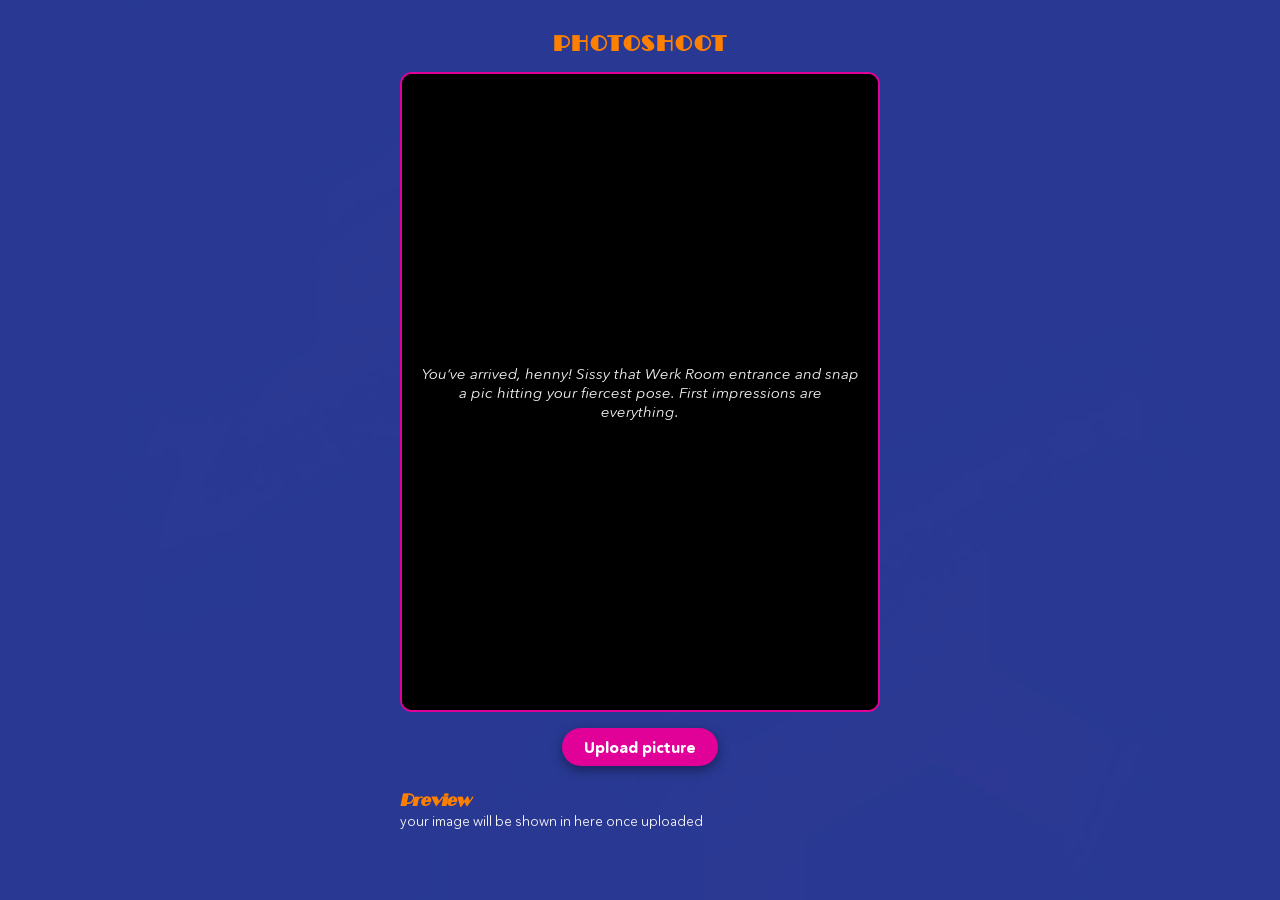
<file: part1/loadpic/index.html>
<!DOCTYPE html>
<html lang="es">
<head>
  <meta charset="UTF-8" />
  <meta name="viewport" content="width=device-width, initial-scale=1.0" />
  <title>Photo challenge</title>

  <!-- CSS principal -->
  <link rel="stylesheet" href="assets/css/style.css">
</head>
<body>
  <div class="app-container">
    <h1>Photoshoot</h1>

    <!-- Contenedor donde se verá la imagen subida -->
    <div class="upload-wrapper">
      <div class="upload-placeholder" id="uploadPlaceholder">
        <p>You’ve arrived, henny! Sissy that Werk Room entrance and snap a pic hitting your fiercest pose. First impressions are everything.</p>
      </div>
      <canvas id="photoCanvas"></canvas>
    </div>

    <!-- Controles -->
    <div class="controls">
      <button id="uploadPhotoBtn">Upload picture</button>
      <!-- input oculto para abrir el prompt de archivos -->
      <input
        type="file"
        id="photoInput"
        accept="image/*"
        style="display: none;"
      />
    </div>

    <div class="preview">
      <h2>Preview</h2>
      <p class="preview-hint">
        your image will be shown in here once uploaded
      </p>
    </div>

    <div id="errorMsg" class="error-message"></div>
  </div>

  <!-- JS principal -->
  <script src="assets/js/app.js"></script>
</body>
</html>
</file>
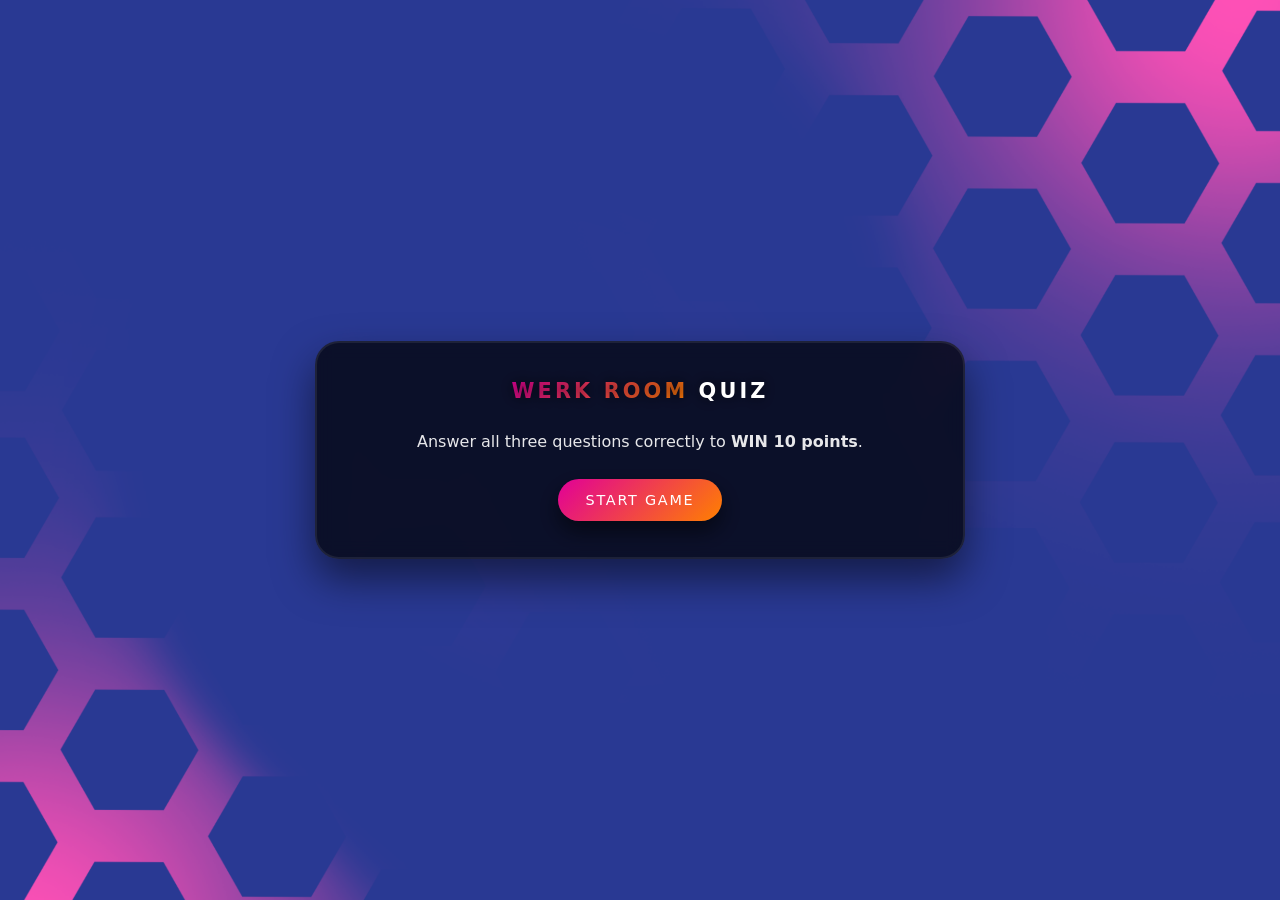
<file: part1/quizTrivia/index.html>
<!DOCTYPE html>
<html lang="en">
<head>
  <meta charset="UTF-8" />
  <meta name="viewport" content="width=device-width, initial-scale=1.0" />
  <title>Werk Room Quiz</title>

  <style>
    :root {
      --pink: #E10098;   /* RGB(225,0,152) */
      --orange: #FF8000; /* RGB(255,128,0) */
      --purple: #BB29BB; /* RGB(187,41,187) */
      --navy: #293993;   /* RGB(41,57,147) */
    }

    * {
      box-sizing: border-box;
    }

    body {
      margin: 0;
      min-height: 100vh;
      display: flex;
      align-items: center;
      justify-content: center;
      padding: 2rem;
      color: #ffffff;
      background-color: var(--navy);
      background-image: url("/generalAssets/img/backgroundDesktop.png");
      background-size: cover;
      background-position: center;
      background-repeat: no-repeat;
      font-family: "AvenirNextRoundedStd-Reg", system-ui, -apple-system,
        BlinkMacSystemFont, "Segoe UI", sans-serif;
    }

    /* Tablet */
    @media (max-width: 1024px) {
      body {
        background-image: url("/generalAssets/img/backgroundTablet.png");
      }
    }

    /* Mobile (ojo al nombre del archivo tal como lo diste: backgorundMobile.png) */
    @media (max-width: 600px) {
      body {
        background-image: url("/generalAssets/img/backgorundMobile.png");
        padding: 1.5rem;
      }

      .quiz-card {
        padding: 1.5rem;
      }

      .option-btn {
        font-size: 0.95rem;
        padding: 0.6rem 0.75rem;
      }
    }

    .quiz-card {
      width: 100%;
      max-width: 650px;
      background: rgba(0, 0, 0, 0.72);
      border-radius: 24px;
      padding: 2.25rem 2.5rem;
      box-shadow: 0 20px 40px rgba(0, 0, 0, 0.5);
      backdrop-filter: blur(8px);
      border: 2px solid rgba(255, 255, 255, 0.08);
    }

    .quiz-title {
      font-family: "Broadway Regular", "AvenirNextRoundedStd-Bold",
        system-ui, sans-serif;
      text-transform: uppercase;
      letter-spacing: 0.15em;
      text-align: center;
      margin: 0 0 1.8rem;
      font-size: 1.3rem;
      color: #ffffff;
      text-shadow: 0 0 14px rgba(0, 0, 0, 0.7);
    }

    .quiz-title span {
      background: linear-gradient(135deg, var(--pink), var(--orange));
      -webkit-background-clip: text;
      background-clip: text;
      color: transparent;
    }

    .hidden {
      display: none;
    }

    .centered {
      text-align: center;
    }

    .status-text {
      font-size: 0.9rem;
      opacity: 0.8;
      margin-bottom: 0.75rem;
      font-family: "DIN Pro", "AvenirNextRoundedStd-Demi", system-ui, sans-serif;
      letter-spacing: 0.06em;
      text-transform: uppercase;
    }

    .question-text {
      font-family: "AvenirNextRoundedStd-Demi", system-ui, sans-serif;
      font-size: 1.15rem;
      line-height: 1.4;
      margin-bottom: 1.5rem;
    }

    .options {
      display: flex;
      flex-direction: column;
      gap: 0.75rem;
      margin-bottom: 1.5rem;
    }

    .option-btn {
      width: 100%;
      border-radius: 999px;
      border: 2px solid rgba(255, 255, 255, 0.18);
      background: rgba(0, 0, 0, 0.4);
      color: #ffffff;
      font-family: "AvenirNextRoundedStd-Reg", system-ui, sans-serif;
      font-size: 1rem;
      padding: 0.75rem 1rem;
      cursor: pointer;
      text-align: left;
      transition:
        transform 0.12s ease,
        box-shadow 0.12s ease,
        background 0.12s ease,
        border-color 0.12s ease;
    }

    .option-btn:hover:not(:disabled) {
      transform: translateY(-1px);
      box-shadow: 0 6px 16px rgba(0, 0, 0, 0.35);
      border-color: var(--pink);
      background: rgba(0, 0, 0, 0.6);
    }

    .option-btn:disabled {
      cursor: default;
      opacity: 0.9;
    }

    .option-btn.correct {
      background: linear-gradient(135deg, var(--orange), var(--pink));
      border-color: var(--orange);
      box-shadow: 0 0 18px rgba(255, 128, 0, 0.7);
    }

    .option-btn.wrong {
      background: rgba(187, 41, 187, 0.75);
      border-color: var(--purple);
      box-shadow: 0 0 16px rgba(187, 41, 187, 0.7);
    }

    .primary-btn {
      display: inline-flex;
      align-items: center;
      justify-content: center;
      gap: 0.4rem;
      border-radius: 999px;
      border: none;
      padding: 0.8rem 1.7rem;
      font-family: "AvenirNextRoundedStd-Demi", system-ui, sans-serif;
      text-transform: uppercase;
      letter-spacing: 0.12em;
      font-size: 0.9rem;
      background: linear-gradient(135deg, var(--pink), var(--orange));
      color: #ffffff;
      cursor: pointer;
      box-shadow: 0 10px 22px rgba(0, 0, 0, 0.55);
      transition:
        transform 0.12s ease,
        box-shadow 0.12s ease,
        filter 0.12s ease;
    }

    .primary-btn:hover {
      transform: translateY(-1px);
      box-shadow: 0 14px 26px rgba(0, 0, 0, 0.65);
      filter: brightness(1.05);
    }

    .primary-btn:active {
      transform: translateY(1px);
      box-shadow: 0 8px 16px rgba(0, 0, 0, 0.6);
    }

    .accent-text {
      font-family: "Chalet-NewYork1970", "HelveticaNeue-Condensed", system-ui,
        sans-serif;
      letter-spacing: 0.15em;
      text-transform: uppercase;
      font-size: 0.8rem;
      opacity: 0.9;
    }

    .result-title {
      font-family: "Broadway Italic", "Broadway Regular",
        "AvenirNextRoundedStd-Bold", system-ui, sans-serif;
      font-size: 2rem;
      text-transform: uppercase;
      letter-spacing: 0.2em;
      margin-bottom: 0.75rem;
      text-align: center;
    }

    .result-title.win {
      background: linear-gradient(135deg, var(--orange), var(--pink));
      -webkit-background-clip: text;
      background-clip: text;
      color: transparent;
      text-shadow: 0 0 18px rgba(0, 0, 0, 0.8);
    }

    .result-title.lose {
      color: #ffffff;
      text-shadow: 0 0 18px rgba(0, 0, 0, 0.8);
    }

    .result-detail {
      text-align: center;
      margin-bottom: 1.5rem;
      font-family: "AvenirNextRoundedStd-Reg", system-ui, sans-serif;
      opacity: 0.9;
    }
  </style>
</head>

<body>
  <div class="quiz-card">
    <h1 class="quiz-title">
      <span>Werk Room</span> Quiz
    </h1>

    <!-- Pantalla de inicio -->
    <div id="start-screen" class="centered">
      <p class="result-detail" style="margin-bottom: 1.75rem;">
        Answer all three questions correctly to <strong>WIN 10 points</strong>.
      </p>
      <button id="start-btn" class="primary-btn">
        Start Game
      </button>
    </div>

    <!-- Pantalla de preguntas -->
    <div id="quiz-screen" class="hidden">
      <div class="status-text" id="status-text">
        Question 1 of 3
      </div>
      <div class="question-text" id="question-text">
        <!-- Aquí va la pregunta -->
      </div>
      <div class="options" id="options-container">
        <!-- Aquí van las opciones -->
      </div>
      <div class="centered">
        <span class="accent-text">Choose wisely…</span>
      </div>
    </div>

    <!-- Pantalla de resultado -->
    <div id="result-screen" class="hidden centered">
      <div id="result-title" class="result-title">
        <!-- WIN o Game Over -->
      </div>
      <p id="result-detail" class="result-detail"></p>
      <button id="close-btn" class="primary-btn">
        Close
      </button>
    </div>
  </div>

  <script>
    // Preguntas del juego
    const questions = [
      {
        text: "What season introduced a WERK sign behind the doorway?",
        options: ["5", "7", "9", "11"],
        correctIndex: 1 // Season 7
      },
      {
        text: "Who is the 100th queen to enter the Werk Room?",
        options: [
          "Bob the Drag Queen",
          "Laila McQueen",
          "Chi Chi DeVayne",
          "Derrick Barry"
        ],
        correctIndex: 3 // Derrick Barry
      },
      {
        text:
          "Which queen’s entrance involved a reveal almost thwarted by a stuck zipper?",
        options: ["Vivacious", "Jinkx", "Alaska", "Utica"],
        correctIndex: 0 // Vivacious
      }
    ];

    let currentQuestionIndex = 0;
    let correctAnswers = 0;
    let finalPoints = 0;

    const startScreen = document.getElementById("start-screen");
    const quizScreen = document.getElementById("quiz-screen");
    const resultScreen = document.getElementById("result-screen");

    const statusText = document.getElementById("status-text");
    const questionTextEl = document.getElementById("question-text");
    const optionsContainer = document.getElementById("options-container");

    const resultTitleEl = document.getElementById("result-title");
    const resultDetailEl = document.getElementById("result-detail");

    const startBtn = document.getElementById("start-btn");
    const closeBtn = document.getElementById("close-btn");

    startBtn.addEventListener("click", startGame);
    closeBtn.addEventListener("click", () => {
      sendScoreAndGoBack(finalPoints);
    });

    function startGame() {
      currentQuestionIndex = 0;
      correctAnswers = 0;
      finalPoints = 0;

      startScreen.classList.add("hidden");
      resultScreen.classList.add("hidden");
      quizScreen.classList.remove("hidden");

      showQuestion();
    }

    function showQuestion() {
      const q = questions[currentQuestionIndex];
      statusText.textContent = `Question ${currentQuestionIndex + 1} of ${questions.length}`;
      questionTextEl.textContent = q.text;

      // Limpiar opciones
      optionsContainer.innerHTML = "";

      q.options.forEach((optionText, index) => {
        const btn = document.createElement("button");
        btn.className = "option-btn";
        btn.textContent = optionText;
        btn.addEventListener("click", () => handleAnswer(index));
        optionsContainer.appendChild(btn);
      });
    }

    function handleAnswer(selectedIndex) {
      const q = questions[currentQuestionIndex];
      const optionButtons = optionsContainer.querySelectorAll(".option-btn");

      optionButtons.forEach((btn, index) => {
        btn.disabled = true;

        if (index === q.correctIndex) {
          btn.classList.add("correct");
        }

        if (index === selectedIndex && selectedIndex !== q.correctIndex) {
          btn.classList.add("wrong");
        }
      });

      if (selectedIndex === q.correctIndex) {
        correctAnswers++;
      }

      // Pasar a la siguiente pregunta o mostrar resultado
      setTimeout(() => {
        currentQuestionIndex++;
        if (currentQuestionIndex < questions.length) {
          showQuestion();
        } else {
          showResult();
        }
      }, 900);
    }

    function showResult() {
      quizScreen.classList.add("hidden");
      resultScreen.classList.remove("hidden");

      // 10 puntos solo si todas son correctas, 0 en caso contrario
      if (correctAnswers === questions.length) {
        finalPoints = 10;
        resultTitleEl.textContent = "WIN!";
        resultTitleEl.classList.remove("lose");
        resultTitleEl.classList.add("win");
        resultDetailEl.textContent = "you won 10 points";
      } else {
        finalPoints = 0;
        resultTitleEl.textContent = "Game Over";
        resultTitleEl.classList.remove("win");
        resultTitleEl.classList.add("lose");
        resultDetailEl.textContent = "you won 0 points in this case";
      }
    }

    function sendScoreAndGoBack(points) {
      // 1) Guardar en localStorage (para que la página anterior pueda leerlo si quiere)
      try {
        localStorage.setItem("werkRoomQuizPoints", String(points));
      } catch (e) {
        // ignorar errores de almacenamiento
      }

      // 2) Enviar mensaje al parent (útil si estás dentro de un iframe)
      try {
        window.parent.postMessage(
          {
            type: "GAME_RESULT",
            gameId: "werkRoomQuiz",
            points: points
          },
          "*"
        );
      } catch (e) {
        // ignorar si no hay parent o no se puede postMessage
      }

      // 3) Volver a la página anterior
      if (window.history.length > 1) {
        window.history.back();
      }
    }
  </script>
</body>
</html>
</file>
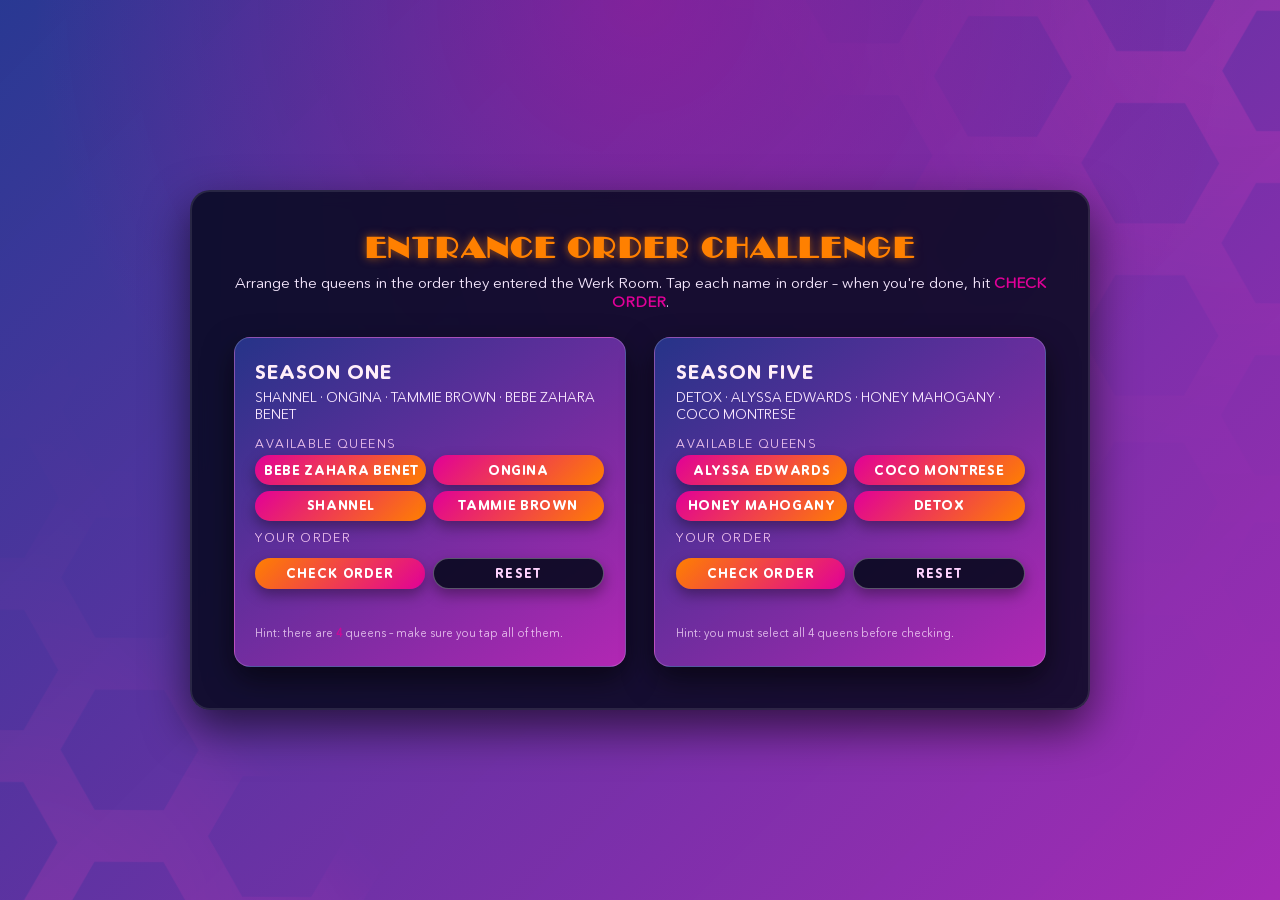
<file: part1/reorder/index.html>
<!DOCTYPE html>
<html lang="en">
<head>
  <meta charset="UTF-8" />
  <meta name="viewport" content="width=device-width, initial-scale=1.0" />
  <title>Entrance Order Challenge</title>

  <!-- Fuentes -->
  <style>
    /* Avenir Next Rounded Std - Regular */
    @font-face {
      font-family: 'AvenirNextRounded';
      src: url('../../generalAssets/fonts/AvenirNextRoundedStd-Reg.ttf') format('truetype');
      font-weight: 400;
      font-style: normal;
    }

    /* Avenir Next Rounded Std - Bold */
    @font-face {
      font-family: 'AvenirNextRoundedBold';
      src: url('../../generalAssets/fonts/AvenirNextRoundedStd-Bold.ttf') format('truetype');
      font-weight: 700;
      font-style: normal;
    }

    /* Broadway para títulos */
    @font-face {
      font-family: 'Broadway';
      src: url('../../generalAssets/fonts/Broadway Regular.ttf') format('truetype');
      font-weight: 400;
      font-style: normal;
    }

    * {
      box-sizing: border-box;
      margin: 0;
      padding: 0;
    }

    body {
      min-height: 100vh;
      display: flex;
      align-items: center;
      justify-content: center;
      font-family: 'AvenirNextRounded', system-ui, -apple-system, BlinkMacSystemFont, "Segoe UI", sans-serif;
      color: #ffffff;
      background-color: #293993; /* fallback */
      background-image: url('../../generalAssets/img/backgroundDesktop.png');
      background-size: cover;
      background-position: center;
      background-repeat: no-repeat;
      position: relative;
      padding: 1.5rem;
    }

    /* Overlay oscuro para que se lea mejor el texto */
    body::before {
      content: "";
      position: fixed;
      inset: 0;
      background: radial-gradient(circle at top, rgba(225, 0, 152, 0.35), transparent 55%),
                  linear-gradient(135deg, rgba(41, 57, 147, 0.90), rgba(187, 41, 187, 0.85));
      z-index: -1;
    }

    @media (max-width: 991px) {
      body {
        background-image: url('../../generalAssets/img/backgroundTablet.png');
      }
    }

    @media (max-width: 575px) {
      body {
        background-image: url('../../generalAssets/img/backgroundMobile.png');
      }
    }

    .game-container {
      max-width: 900px;
      width: 100%;
      background: rgba(7, 9, 30, 0.85);
      border-radius: 20px;
      padding: 1.8rem 1.6rem 2.2rem;
      box-shadow: 0 18px 45px rgba(0, 0, 0, 0.6);
      border: 2px solid rgba(255, 255, 255, 0.1);
      backdrop-filter: blur(8px);
    }

    @media (min-width: 768px) {
      .game-container {
        padding: 2.4rem 2.6rem 2.6rem;
      }
    }

    .game-title {
      font-family: 'Broadway', 'AvenirNextRoundedBold', system-ui;
      font-size: 1.9rem;
      text-align: center;
      letter-spacing: 0.08em;
      text-transform: uppercase;
      margin-bottom: 0.5rem;
      color: #FF8000;
      text-shadow: 0 0 10px rgba(255, 128, 0, 0.6);
    }

    .subtitle {
      text-align: center;
      font-size: 0.95rem;
      margin-bottom: 1.6rem;
      color: #f7e9ff;
    }

    .highlight {
      color: #E10098;
      font-weight: 600;
    }

    .seasons-wrapper {
      display: grid;
      grid-template-columns: 1fr;
      gap: 1.5rem;
    }

    @media (min-width: 800px) {
      .seasons-wrapper {
        grid-template-columns: 1fr 1fr;
        gap: 1.8rem;
      }
    }

    .season-card {
      background: linear-gradient(145deg, rgba(41, 57, 147, 0.9), rgba(187, 41, 187, 0.95));
      border-radius: 16px;
      padding: 1.2rem 1rem 1.4rem;
      border: 1px solid rgba(255, 255, 255, 0.18);
      box-shadow: 0 12px 30px rgba(0, 0, 0, 0.55);
    }

    @media (min-width: 800px) {
      .season-card {
        padding: 1.4rem 1.3rem 1.6rem;
      }
    }

    .season-title {
      font-family: 'AvenirNextRoundedBold', system-ui;
      font-size: 1.2rem;
      letter-spacing: 0.05em;
      text-transform: uppercase;
      margin-bottom: 0.3rem;
      color: #ffeef9;
    }

    .season-subtitle {
      font-size: 0.85rem;
      color: #fbe9ff;
      margin-bottom: 0.8rem;
    }

    .section-label {
      font-size: 0.78rem;
      text-transform: uppercase;
      letter-spacing: 0.11em;
      color: #ffd3f7;
      margin-top: 0.6rem;
      margin-bottom: 0.3rem;
      opacity: 0.9;
    }

    .queens-list,
    .selected-list {
      display: flex;
      flex-wrap: wrap;
      gap: 0.4rem;
      margin-bottom: 0.5rem;
    }

    .queen-btn {
      flex: 1 1 calc(50% - 0.4rem);
      min-width: 120px;
      padding: 0.45rem 0.55rem;
      font-size: 0.8rem;
      border-radius: 999px;
      border: none;
      cursor: pointer;
      text-transform: uppercase;
      letter-spacing: 0.05em;
      font-family: 'AvenirNextRoundedBold', system-ui;
      background: linear-gradient(135deg, #E10098, #FF8000);
      color: #ffffff;
      box-shadow: 0 6px 14px rgba(0, 0, 0, 0.35);
      transition: transform 0.1s ease, box-shadow 0.1s ease, opacity 0.2s ease;
      white-space: nowrap;
    }

    .queen-btn:hover:not(.disabled) {
      transform: translateY(-2px);
      box-shadow: 0 8px 18px rgba(0, 0, 0, 0.45);
    }

    .queen-btn.disabled {
      opacity: 0.4;
      cursor: default;
      box-shadow: none;
      transform: none;
    }

    .selected-chip {
      background: rgba(7, 9, 30, 0.8);
      border-radius: 999px;
      padding: 0.35rem 0.7rem;
      font-size: 0.8rem;
      border: 1px solid rgba(255, 255, 255, 0.3);
      display: inline-flex;
      align-items: center;
      gap: 0.25rem;
    }

    .selected-chip span.index {
      background: #FF8000;
      color: #000;
      border-radius: 50%;
      width: 1.1rem;
      height: 1.1rem;
      display: inline-flex;
      align-items: center;
      justify-content: center;
      font-size: 0.7rem;
      font-weight: 700;
    }

    .controls {
      display: flex;
      gap: 0.5rem;
      margin-top: 0.4rem;
    }

    .btn {
      flex: 1;
      border-radius: 999px;
      border: none;
      padding: 0.45rem 0.4rem;
      font-size: 0.78rem;
      text-transform: uppercase;
      letter-spacing: 0.09em;
      font-family: 'AvenirNextRoundedBold', system-ui;
      cursor: pointer;
      box-shadow: 0 6px 14px rgba(0, 0, 0, 0.35);
      transition: transform 0.1s ease, box-shadow 0.1s ease, opacity 0.2s ease;
      white-space: nowrap;
    }

    .btn:active {
      transform: translateY(1px);
      box-shadow: 0 3px 8px rgba(0, 0, 0, 0.6);
    }

    .check-btn {
      background: linear-gradient(135deg, #FF8000, #E10098);
      color: #fff;
    }

    .reset-btn {
      background: rgba(7, 9, 30, 0.9);
      color: #ffd3ff;
      border: 1px solid rgba(255, 255, 255, 0.3);
    }

    .feedback {
      min-height: 1.2rem;
      font-size: 0.8rem;
      margin-top: 0.4rem;
    }

    .feedback.success {
      color: #b3ffb8;
    }

    .feedback.error {
      color: #ffe2b3;
    }

    .hint {
      margin-top: 0.7rem;
      font-size: 0.7rem;
      opacity: 0.8;
      color: #ffe8ff;
    }
  </style>
</head>
<body>
  <div class="game-container">
    <h1 class="game-title">Entrance Order Challenge</h1>
    <p class="subtitle">
      Arrange the queens in the order they entered the Werk Room.  
      Tap each name in order – when you're done, hit <span class="highlight">CHECK ORDER</span>.
    </p>

    <div class="seasons-wrapper">
      <!-- Season 1 -->
      <section class="season-card" data-season="1">
        <h2 class="season-title">Season One</h2>
        <p class="season-subtitle">
          SHANNEL · ONGINA · TAMMIE BROWN · BEBE ZAHARA BENET
        </p>

        <p class="section-label">Available queens</p>
        <div class="queens-list" id="queens-1"></div>

        <p class="section-label">Your order</p>
        <div class="selected-list" id="selected-1"></div>

        <div class="controls">
          <button class="btn check-btn" data-season="1">Check order</button>
          <button class="btn reset-btn" data-season="1">Reset</button>
        </div>

        <p class="feedback" id="feedback-1"></p>
        <p class="hint">Hint: there are <span class="highlight">4</span> queens – make sure you tap all of them.</p>
      </section>

      <!-- Season 5 -->
      <section class="season-card" data-season="5">
        <h2 class="season-title">Season Five</h2>
        <p class="season-subtitle">
          DETOX · ALYSSA EDWARDS · HONEY MAHOGANY · COCO MONTRESE
        </p>

        <p class="section-label">Available queens</p>
        <div class="queens-list" id="queens-5"></div>

        <p class="section-label">Your order</p>
        <div class="selected-list" id="selected-5"></div>

        <div class="controls">
          <button class="btn check-btn" data-season="5">Check order</button>
          <button class="btn reset-btn" data-season="5">Reset</button>
        </div>

        <p class="feedback" id="feedback-5"></p>
        <p class="hint">Hint: you must select all 4 queens before checking.</p>
      </section>
    </div>
  </div>

  <script>
    // Configuración del juego
    const seasonsConfig = {
      1: {
        correctOrder: ['SHANNEL', 'ONGINA', 'TAMMIE BROWN', 'BEBE ZAHARA BENET']
      },
      5: {
        correctOrder: ['DETOX', 'ALYSSA EDWARDS', 'HONEY MAHOGANY', 'COCO MONTRESE']
      }
    };

    const selectedOrders = {
      1: [],
      5: []
    };

    function shuffleArray(array) {
      const arr = array.slice();
      for (let i = arr.length - 1; i > 0; i--) {
        const j = Math.floor(Math.random() * (i + 1));
        [arr[i], arr[j]] = [arr[j], arr[i]];
      }
      return arr;
    }

    function renderSeason(seasonId) {
      const season = seasonsConfig[seasonId];
      const queensContainer = document.getElementById(`queens-${seasonId}`);
      const selectedContainer = document.getElementById(`selected-${seasonId}`);
      const feedback = document.getElementById(`feedback-${seasonId}`);

      // Limpia estado visual
      queensContainer.innerHTML = '';
      selectedContainer.innerHTML = '';
      feedback.textContent = '';
      feedback.className = 'feedback';
      selectedOrders[seasonId] = [];

      const shuffled = shuffleArray(season.correctOrder);

      shuffled.forEach(name => {
        const btn = document.createElement('button');
        btn.className = 'queen-btn';
        btn.textContent = name;
        btn.dataset.season = seasonId;
        btn.dataset.name = name;

        btn.addEventListener('click', () => {
          if (btn.classList.contains('disabled')) return;

          selectedOrders[seasonId].push(name);
          btn.classList.add('disabled');

          const chip = document.createElement('div');
          chip.className = 'selected-chip';

          const index = document.createElement('span');
          index.className = 'index';
          index.textContent = selectedOrders[seasonId].length;

          const label = document.createElement('span');
          label.textContent = name;

          chip.appendChild(index);
          chip.appendChild(label);
          selectedContainer.appendChild(chip);
        });

        queensContainer.appendChild(btn);
      });
    }

    function checkOrder(seasonId) {
      const season = seasonsConfig[seasonId];
      const feedback = document.getElementById(`feedback-${seasonId}`);
      const playerOrder = selectedOrders[seasonId];

      if (playerOrder.length !== season.correctOrder.length) {
        feedback.textContent = 'You need to select all the queens before checking the order.';
        feedback.className = 'feedback error';
        return;
      }

      const isCorrect = season.correctOrder.every((name, idx) => name === playerOrder[idx]);

      if (isCorrect) {
        feedback.textContent = 'Yaaaas! That is the correct entrance order. Condragulations!';
        feedback.className = 'feedback success';
      } else {
        feedback.textContent = 'Not quite... try again, queen. Hit RESET and give it another go!';
        feedback.className = 'feedback error';
      }
    }

    function resetSeason(seasonId) {
      renderSeason(seasonId);
    }

    // Eventos de botones
    document.addEventListener('DOMContentLoaded', () => {
      // Inicializar seasons
      renderSeason(1);
      renderSeason(5);

      document.querySelectorAll('.check-btn').forEach(btn => {
        btn.addEventListener('click', () => {
          const seasonId = parseInt(btn.dataset.season, 10);
          checkOrder(seasonId);
        });
      });

      document.querySelectorAll('.reset-btn').forEach(btn => {
        btn.addEventListener('click', () => {
          const seasonId = parseInt(btn.dataset.season, 10);
          resetSeason(seasonId);
        });
      });
    });
  </script>
</body>
</html>
</file>
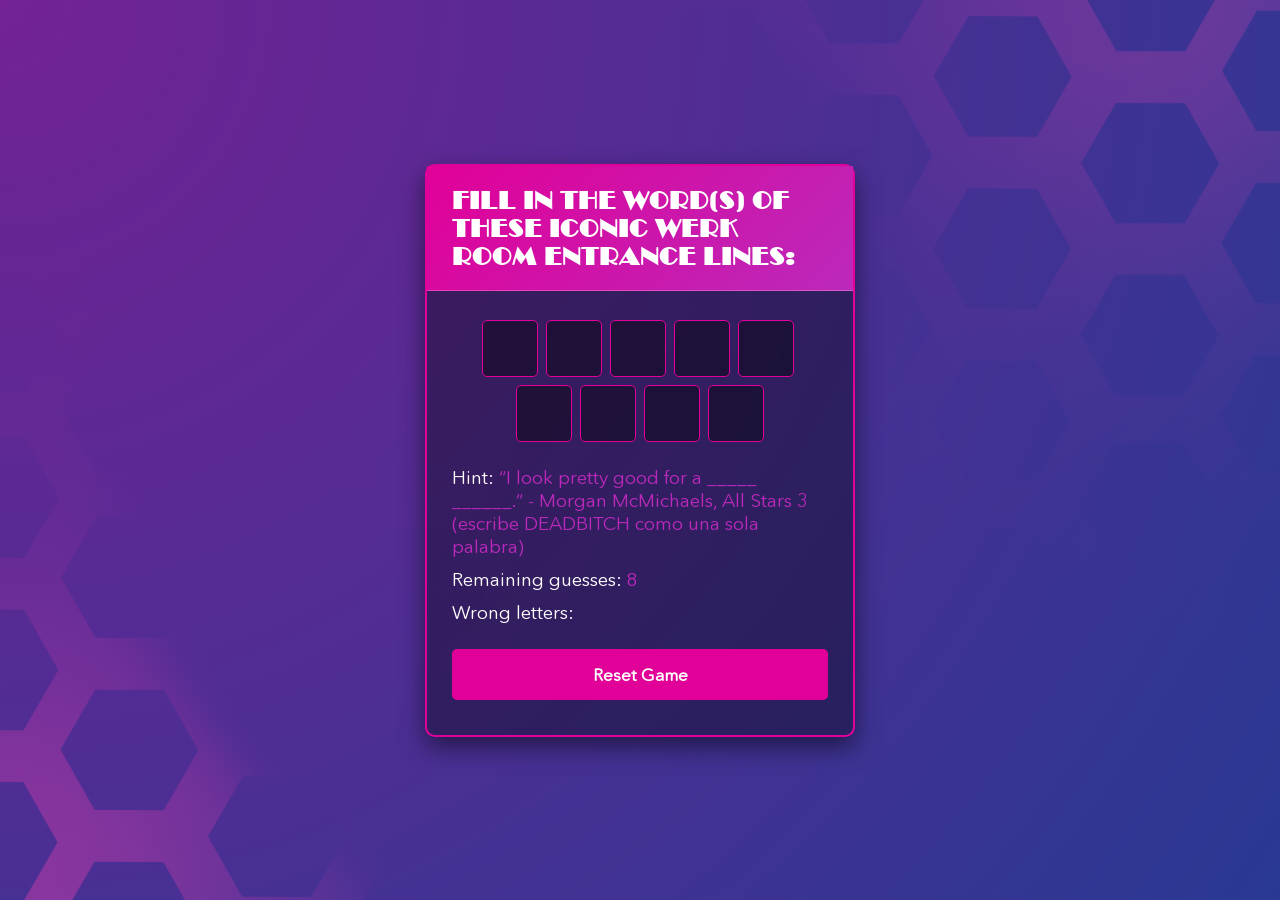
<file: part1/wordGuess/index.html>
<!DOCTYPE html>
<!-- Guess the Word - Werk Room Edition -->
<html lang="en" dir="ltr">
  <head>
    <meta charset="utf-8">
    <title>Werk Room Entrance Lines - Guess the Word</title>
    <link rel="stylesheet" href="style.css">
    <meta name="viewport" content="width=device-width, initial-scale=1.0">
  </head>
  <body>
    <div class="wrapper">
      <h1>Fill in the word(s) of these iconic Werk Room entrance lines:</h1>
      <div class="content">
        <input type="text" class="typing-input" maxlength="1">
        <div class="inputs"></div>
        <div class="details">
          <p class="hint">Hint: <span></span></p>
          <p class="guess-left">Remaining guesses: <span></span></p>
          <p class="wrong-letter">Wrong letters: <span></span></p>
        </div>
        <button class="reset-btn">Reset Game</button>
      </div>
    </div>

    <script src="js/words.js"></script>
    <script src="js/script.js"></script>
  </body>
</html>
</file>
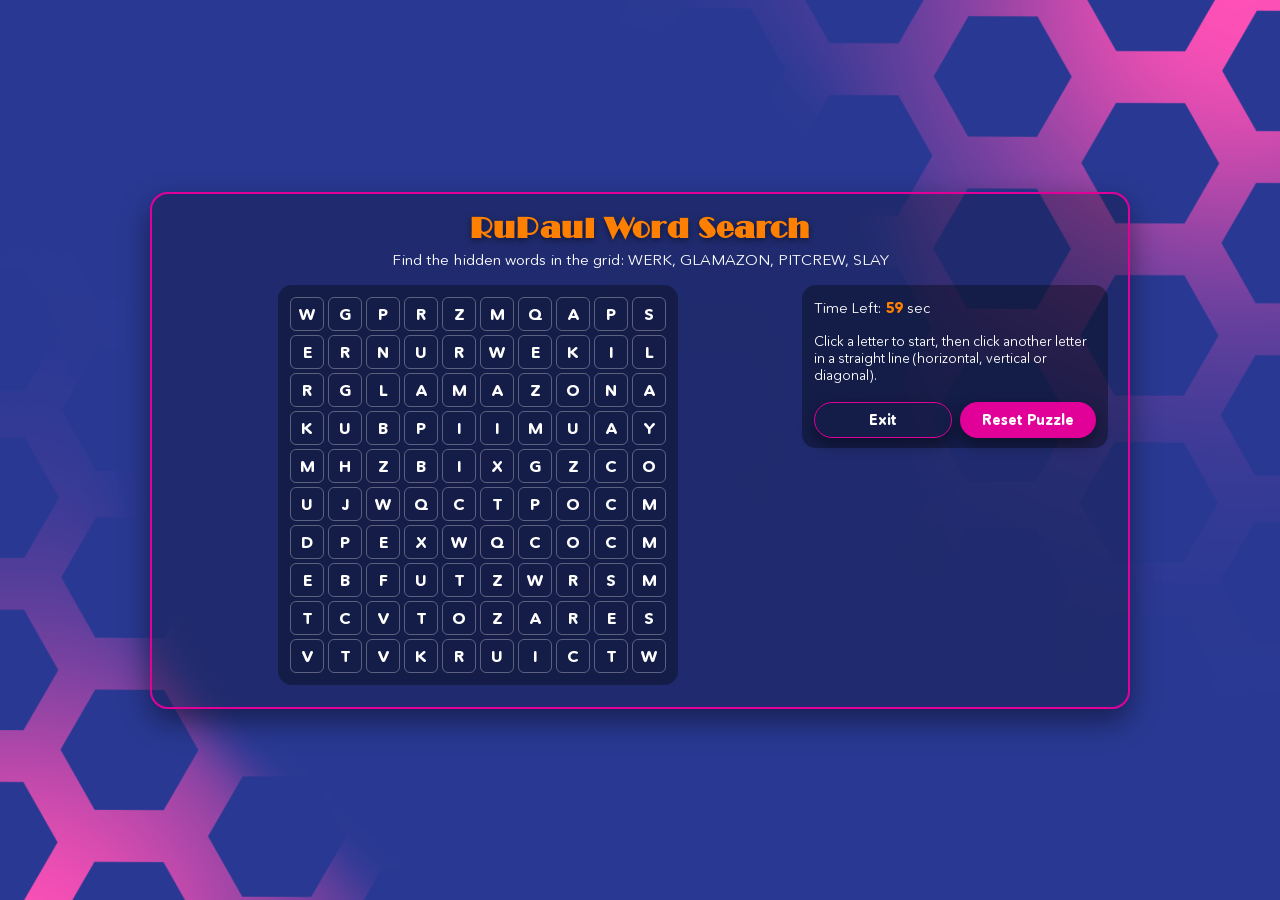
<file: part1/wordScramble/index.html>
<!DOCTYPE html>
<html lang="en">
<head>
  <meta charset="UTF-8" />
  <meta name="viewport" content="width=device-width, initial-scale=1.0" />
  <title>RuPaul Word Search</title>
  <link rel="stylesheet" href="style.css" />
</head>
<body>
  <div class="wrapper">
    <header class="game-header">
      <h1>RuPaul Word Search</h1>
      <p>Find the hidden words in the grid: WERK, GLAMAZON, PITCREW, SLAY</p>
    </header>

    <main class="game-layout">
      <section class="grid-section">
        <div id="word-grid" class="grid"></div>
      </section>

      <section class="sidebar">
        <p class="timer-text">
          Time Left: <span id="time-left">60</span> sec
        </p>

        <p class="status" id="status-text">
          Click a letter to start, then click another letter in a straight line (horizontal, vertical or diagonal).
        </p>

        <div class="buttons-row">
          <button id="exit-btn" class="exit-btn">Exit</button>
          <button id="reset-btn" class="reset-btn">Reset Puzzle</button>
        </div>
      </section>
    </main>
  </div>

  <script src="js/words.js"></script>
  <script src="js/script.js"></script>
</body>
</html>
</file>
<file: part1/loadpic/assets/css/style.css>
/* ==========================
   1. Declaración de fuentes
   ========================== */

/* Avenir Next Rounded Regular */
@font-face {
  font-family: "AvenirNextRounded";
  src: url("../../../../generalAssets/fonts/AvenirNextRoundedStd-Reg.ttf")
    format("truetype");
  font-weight: 400;
  font-style: normal;
}

/* Avenir Next Rounded Italic */
@font-face {
  font-family: "AvenirNextRounded";
  src: url("../../../../generalAssets/fonts/AvenirNextRoundedStd-Italic.ttf")
    format("truetype");
  font-weight: 400;
  font-style: italic;
}

/* Avenir Next Rounded Demi (medium ~500-600) */
@font-face {
  font-family: "AvenirNextRounded";
  src: url("../../../../generalAssets/fonts/AvenirNextRoundedStd-Demi.ttf")
    format("truetype");
  font-weight: 500;
  font-style: normal;
}

/* Avenir Next Rounded Demi Italic */
@font-face {
  font-family: "AvenirNextRounded";
  src: url("../../../../generalAssets/fonts/AvenirNextRoundedStd-DemiIt.ttf")
    format("truetype");
  font-weight: 500;
  font-style: italic;
}

/* Avenir Next Rounded Bold */
@font-face {
  font-family: "AvenirNextRounded";
  src: url("../../../../generalAssets/fonts/AvenirNextRoundedStd-Bold.ttf")
    format("truetype");
  font-weight: 700;
  font-style: normal;
}

/* Avenir Next Rounded Bold Italic */
@font-face {
  font-family: "AvenirNextRounded";
  src: url("../../../../generalAssets/fonts/AvenirNextRoundedStd-BoldIt.ttf")
    format("truetype");
  font-weight: 700;
  font-style: italic;
}

/* Avenir Next Rounded Medium Italic (opcional para textos especiales) */
@font-face {
  font-family: "AvenirNextRounded";
  src: url("../../../../generalAssets/fonts/AvenirNextRoundedStd-MedIt.ttf")
    format("truetype");
  font-weight: 600;
  font-style: italic;
}

/* Broadway Regular */
@font-face {
  font-family: "Broadway";
  src: url("../../../../generalAssets/fonts/Broadway Regular.ttf")
    format("truetype");
  font-weight: 400;
  font-style: normal;
}

/* Broadway Italic */
@font-face {
  font-family: "Broadway";
  src: url("../../../../generalAssets/fonts/Broadway Italic.ttf")
    format("truetype");
  font-weight: 400;
  font-style: italic;
}

/* ==========================
   2. Estilos base
   ========================== */

* {
  box-sizing: border-box;
}

body {
  margin: 0;
  font-family: "AvenirNextRounded", system-ui, -apple-system, BlinkMacSystemFont,
    "Segoe UI", sans-serif;

  /* Fondo oficial mobile */
  background-color: #293993; /* azul de la paleta */
  background-image: url("../../../../generalAssets/img/backgroundMobile.png");
  background-size: cover;
  background-position: center;
  background-repeat: no-repeat;

  color: #f5f5f5;
  display: flex;
  flex-direction: column;
  align-items: center;
  padding: 1rem;
}

h1 {
  font-size: 1.4rem;
  text-align: center;
  margin-bottom: 1rem;
  font-family: "Broadway", "AvenirNextRounded", sans-serif;
  letter-spacing: 0.08em;
  text-transform: uppercase;
  color: #ff8000; /* naranja de la paleta */
}

.app-container {
  width: 100%;
  max-width: 480px;
}

/* ==========================
   3. Área de upload / preview
   ========================== */

.upload-wrapper {
  position: relative;
  width: 100%;
  aspect-ratio: 3 / 4; /* igual que antes, formato retrato */
  background: #000;
  border-radius: 12px;
  overflow: hidden;
  border: 2px solid #e10098; /* rosa de la paleta */
  display: flex;
  align-items: center;
  justify-content: center;
}

/* Mensaje que se muestra antes de que haya imagen */
.upload-placeholder {
  position: absolute;
  inset: 0;
  display: flex;
  align-items: center;
  justify-content: center;
  padding: 1rem;
  text-align: center;
  background: rgba(0, 0, 0, 0.4);
}

.upload-placeholder p {
  margin: 0;
  font-family: "AvenirNextRounded", sans-serif;
  font-style: italic;
  font-size: 0.95rem;
  color: #f5f5f5;
}

#photoCanvas {
  width: 100%;
  height: 100%;
  display: block;
}

/* ==========================
   4. Controles y botones
   ========================== */

.controls {
  display: flex;
  justify-content: center;
  gap: 0.75rem;
  margin-top: 1rem;
  flex-wrap: wrap;
}

button {
  border: none;
  border-radius: 999px;
  padding: 0.6rem 1.4rem;
  font-size: 0.95rem;
  font-family: "AvenirNextRounded", sans-serif;
  font-weight: 700;
  cursor: pointer;
  background: #e10098; /* rosa */
  color: #fff;
  box-shadow: 0 4px 12px rgba(0, 0, 0, 0.4);
  transition: transform 0.1s ease, box-shadow 0.1s ease, opacity 0.2s ease,
    background-color 0.15s ease;
}

button:hover:not(:disabled) {
  background: #ff8000; /* naranja al hover */
}

button:disabled {
  opacity: 0.4;
  cursor: not-allowed;
  box-shadow: none;
}

button:active:not(:disabled) {
  transform: translateY(1px) scale(0.98);
  box-shadow: 0 2px 8px rgba(0, 0, 0, 0.4);
}

/* ==========================
   5. Preview y mensajes
   ========================== */

.preview {
  margin-top: 1.5rem;
}

.preview h2 {
  font-size: 1rem;
  margin-bottom: 0.25rem;
  font-family: "Broadway", "AvenirNextRounded", sans-serif;
  font-style: italic;
  color: #ff8000;
}

.preview-hint {
  margin: 0;
  font-size: 0.85rem;
  font-family: "AvenirNextRounded", sans-serif;
}

.error-message {
  margin-top: 1rem;
  font-size: 0.9rem;
  color: #ffb3b3;
  font-family: "AvenirNextRounded", sans-serif;
}
</file>
<file: part1/wordGuess/style.css>
/* ==========================
   1. Fuentes locales
   ========================== */

@font-face {
  font-family: 'AvenirNextRoundedStd-Reg';
  src: url('../../generalAssets/fonts/AvenirNextRoundedStd-Reg.ttf') format('truetype');
  font-weight: 400;
  font-style: normal;
}

@font-face {
  font-family: 'AvenirNextRoundedStd-Bold';
  src: url('../../generalAssets/fonts/AvenirNextRoundedStd-Bold.ttf') format('truetype');
  font-weight: 700;
  font-style: normal;
}

@font-face {
  font-family: 'Broadway-Regular';
  src: url('../../generalAssets/fonts/Broadway Regular.ttf') format('truetype');
  font-weight: 400;
  font-style: normal;
}

/* ==========================
   2. Reset básico
   ========================== */

* {
  margin: 0;
  padding: 0;
  box-sizing: border-box;
  font-family: 'AvenirNextRoundedStd-Reg', system-ui, -apple-system, BlinkMacSystemFont,
               "Segoe UI", sans-serif;
}

/* ==========================
   3. Fondo general (desktop/tablet/móvil)
   ========================== */

body {
  display: flex;
  padding: 0 10px;
  min-height: 100vh;
  align-items: center;
  justify-content: center;
  background-color: #293993; /* RGB(41,57,147) */

  /* Overlay de color + imagen desktop por defecto */
  background-image:
    radial-gradient(circle at top left,
      rgba(225, 0, 152, 0.4),
      rgba(41, 57, 147, 0.9)
    ),
    url('../../generalAssets/img/backgroundDesktop.png');
  background-repeat: no-repeat;
  background-position: center center;
  background-size: cover;
}

/* Tablet */
@media screen and (max-width: 1024px) {
  body {
    background-image:
      radial-gradient(circle at top left,
        rgba(225, 0, 152, 0.4),
        rgba(41, 57, 147, 0.9)
      ),
      url('../../generalAssets/img/backgroundTablet.png');
  }
}

/* Móvil */
@media screen and (max-width: 600px) {
  body {
    background-image:
      radial-gradient(circle at top left,
        rgba(225, 0, 152, 0.4),
        rgba(41, 57, 147, 0.9)
      ),
      url('../../generalAssets/img/backgroundMobile.png');
  }
}

/* ==========================
   4. Contenedor principal
   ========================== */

.wrapper {
  width: 430px;
  background: rgba(0, 0, 0, 0.35);
  border-radius: 10px;
  box-shadow: 0 10px 25px rgba(0, 0, 0, 0.5);
  border: 2px solid #E10098; /* rosa */
  color: #ffffff;
  backdrop-filter: blur(4px);
}

/* Título */
.wrapper h1 {
  font-family: 'Broadway-Regular', 'AvenirNextRoundedStd-Bold', system-ui, sans-serif;
  font-size: 25px;
  font-weight: 700;
  letter-spacing: 1px;
  text-transform: uppercase;
  padding: 20px 25px;
  border-bottom: 1px solid rgba(255, 255, 255, 0.25);
  background: linear-gradient(
    135deg,
    #E10098, /* rosa */
    #BB29BB  /* morado */
  );
}

/* Contenido interno */
.wrapper .content {
  margin: 25px 25px 35px;
}

/* ==========================
   5. Inputs (casillas de letras)
   ========================== */

.content .inputs {
  display: flex;
  flex-wrap: wrap;
  justify-content: center;
}

.inputs input {
  height: 57px;
  width: 56px;
  margin: 4px;
  font-size: 24px;
  font-weight: 700;
  color: #FF8000; /* naranja */
  text-align: center;
  border-radius: 5px;
  background: rgba(0, 0, 0, 0.4);
  pointer-events: none;
  text-transform: uppercase;
  border: 1px solid #E10098; /* rosa */
}

/* Input oculto para escribir */
.typing-input {
  opacity: 0;
  z-index: -999;
  position: absolute;
  pointer-events: none;
}

.inputs input:first-child {
  margin-left: 0px;
}

/* ==========================
   6. Detalles (hint, guesses, wrong letters)
   ========================== */

.content .details {
  margin: 20px 0 25px;
}

.details p {
  font-size: 19px;
  margin-bottom: 10px;
}

/* Colores para los spans de detalle */
.details p span {
  color: #BB29BB; /* morado */
}

/* ==========================
   7. Botón reset
   ========================== */

.content .reset-btn {
  width: 100%;
  border: none;
  cursor: pointer;
  color: #ffffff;
  outline: none;
  padding: 15px 0;
  font-size: 17px;
  font-weight: 600;
  border-radius: 5px;
  background: #E10098; /* rosa */
  transition: all 0.3s ease;
}

.content .reset-btn:hover {
  background: #FF8000; /* naranja al hover */
}

/* ==========================
   8. Responsive
   ========================== */

@media screen and (max-width: 460px) {
  .wrapper {
    width: 100%;
  }

  .wrapper h1 {
    font-size: 22px;
    padding: 16px 20px;
  }

  .wrapper .content {
    margin: 25px 20px 35px;
  }

  .inputs input {
    height: 51px;
    width: 50px;
    margin: 3px;
    font-size: 22px;
  }

  .details p {
    font-size: 17px;
  }

  .content .reset-btn {
    padding: 14px 0;
    font-size: 16px;
  }
}
</file>
<file: part1/wordScramble/style.css>
/* =======================
   FUENTES LOCALES
   ======================= */

/* Avenir Next Rounded Regular */
@font-face {
  font-family: "AvenirNextRounded";
  src: url("../../generalAssets/fonts/AvenirNextRoundedStd-Reg.ttf")
    format("truetype");
  font-weight: 400;
  font-style: normal;
}

/* Avenir Next Rounded Italic */
@font-face {
  font-family: "AvenirNextRounded";
  src: url("../../generalAssets/fonts/AvenirNextRoundedStd-Italic.ttf")
    format("truetype");
  font-weight: 400;
  font-style: italic;
}

/* Avenir Next Rounded Demi (usaremos como 500 / medium) */
@font-face {
  font-family: "AvenirNextRounded";
  src: url("../../generalAssets/fonts/AvenirNextRoundedStd-Demi.ttf")
    format("truetype");
  font-weight: 500;
  font-style: normal;
}

/* Avenir Next Rounded Demi Italic (500 italic) */
@font-face {
  font-family: "AvenirNextRounded";
  src: url("../../generalAssets/fonts/AvenirNextRoundedStd-DemiIt.ttf")
    format("truetype");
  font-weight: 500;
  font-style: italic;
}

/* Avenir Next Rounded Bold */
@font-face {
  font-family: "AvenirNextRounded";
  src: url("../../generalAssets/fonts/AvenirNextRoundedStd-Bold.ttf")
    format("truetype");
  font-weight: 700;
  font-style: normal;
}

/* Avenir Next Rounded Bold Italic */
@font-face {
  font-family: "AvenirNextRounded";
  src: url("../../generalAssets/fonts/AvenirNextRoundedStd-BoldIt.ttf")
    format("truetype");
  font-weight: 700;
  font-style: italic;
}

/* Avenir Next Rounded Medium Italic (por si la quieres usar en textos) */
@font-face {
  font-family: "AvenirNextRounded";
  src: url("../../generalAssets/fonts/AvenirNextRoundedStd-MedIt.ttf")
    format("truetype");
  font-weight: 600;
  font-style: italic;
}

/* Broadway Regular (para títulos) */
@font-face {
  font-family: "Broadway";
  src: url("../../generalAssets/fonts/Broadway Regular.ttf")
    format("truetype");
  font-weight: 400;
  font-style: normal;
}

/* Broadway Italic */
@font-face {
  font-family: "Broadway";
  src: url("../../generalAssets/fonts/Broadway Italic.ttf")
    format("truetype");
  font-weight: 400;
  font-style: italic;
}

/* =======================
   RESET Y BASE
   ======================= */

* {
  margin: 0;
  padding: 0;
  box-sizing: border-box;
  font-family: "AvenirNextRounded", system-ui, -apple-system, BlinkMacSystemFont,
    "Segoe UI", sans-serif;
}

/* Fondo base (desktop por defecto) */
body {
  min-height: 100vh;
  display: flex;
  align-items: center;
  justify-content: center;
  /* Color de fondo base por si la imagen tarda en cargar */
  background-color: #293993; /* RGB(41,57,147) */
  background-image: url("../../generalAssets/img/backgroundDesktop.png");
  background-repeat: no-repeat;
  background-position: center center;
  background-size: cover;
  padding: 1rem;
}

/* Contenedor principal */
.wrapper {
  width: 100%;
  max-width: 960px;
  background: rgba(0, 0, 0, 0.25);
  border-radius: 18px;
  box-shadow: 0 12px 30px rgba(0, 0, 0, 0.45);
  border: 2px solid #e10098; /* rosa #E10098 */
  color: #fff;
  padding: 18px 20px 22px;
}

/* =======================
   HEADER
   ======================= */

.game-header {
  text-align: center;
  margin-bottom: 16px;
}

.game-header h1 {
  font-size: 1.8rem;
  color: #ff8000; /* naranja #FF8000 */
  text-shadow: 0 2px 6px rgba(0, 0, 0, 0.5);
  font-family: "Broadway", "AvenirNextRounded", sans-serif;
  letter-spacing: 0.04em;
}

.game-header p {
  font-size: 0.95rem;
  margin-top: 6px;
}

/* =======================
   LAYOUT PRINCIPAL
   ======================= */

.game-layout {
  display: grid;
  gap: 18px;
  grid-template-columns: 2fr 1fr;
  align-items: flex-start;
}

/* Grid de sopa de letras */
.grid-section {
  display: flex;
  justify-content: center;
}

.grid {
  display: grid;
  grid-template-columns: repeat(10, minmax(26px, 34px));
  gap: 4px;
  padding: 12px;
  border-radius: 14px;
  background: rgba(0, 0, 0, 0.35);
}

/* Cada celda */
.grid-cell {
  width: 100%;
  aspect-ratio: 1 / 1;
  border-radius: 6px;
  border: 1px solid rgba(255, 255, 255, 0.3);
  display: flex;
  align-items: center;
  justify-content: center;
  font-weight: 600;
  font-size: 1rem;
  text-transform: uppercase;
  color: #ffffff;
  cursor: pointer;
  transition: 0.15s background-color, 0.15s border-color, 0.15s transform;
  user-select: none;
}

/* Hover general */
.grid-cell:hover {
  border-color: #ff8000; /* naranja */
  transform: translateY(-1px);
}

/* Celda seleccionada (inicio/fin) */
.grid-cell.selected {
  background: rgba(225, 0, 152, 0.6); /* rosa translúcido */
  border-color: #e10098;
}

/* Celda de palabra encontrada */
.grid-cell.found {
  background: linear-gradient(
    135deg,
    rgba(225, 0, 152, 0.9),
    rgba(187, 41, 187, 0.9)
  ); /* rosa -> morado #BB29BB */
  border-color: #ffffff;
}

/* =======================
   SIDEBAR
   ======================= */

.sidebar {
  padding: 10px 12px;
  border-radius: 14px;
  background: rgba(0, 0, 0, 0.35);
  display: flex;
  flex-direction: column;
  gap: 10px;
}

/* Timer */
.timer-text {
  margin-top: 4px;
  font-size: 0.9rem;
}

.timer-text span {
  font-weight: 600;
  color: #ff8000;
}

/* Texto de estado */
.status {
  margin-top: 6px;
  font-size: 0.85rem;
  min-height: 34px;
}

/* =======================
   BOTONES
   ======================= */

.buttons-row {
  display: flex;
  justify-content: space-between;
  gap: 8px;
  margin-top: 8px;
}

.reset-btn,
.exit-btn {
  flex: 1; /* mismo ancho */
  padding: 8px 0;
  border-radius: 999px;
  border: none;
  font-size: 0.9rem;
  font-weight: 600;
  cursor: pointer;
  box-shadow: 0 6px 15px rgba(0, 0, 0, 0.4);
  transition: 0.15s background-color, 0.15s transform, 0.15s border-color;
}

/* Reset: botón lleno */
.reset-btn {
  background: #e10098; /* rosa */
  color: #fff;
}

.reset-btn:hover {
  background: #ff8000; /* naranja */
}

.reset-btn:active {
  transform: scale(0.97);
}

/* Exit: estilo outline pero mismo tamaño */
.exit-btn {
  background: transparent;
  color: #fff;
  border: 1px solid #e10098;
}

.exit-btn:hover {
  background: rgba(225, 0, 152, 0.3);
  border-color: #ff8000;
}

.exit-btn:active {
  transform: scale(0.97);
}

/* =======================
   RESPONSIVE
   ======================= */

/* Móvil ~390x844 */
@media (max-width: 480px) {
  /* Fondo específico para móvil */
  body {
    background-color: #293993;
    /* OJO: revisa el nombre del archivo. Si realmente se llama backgorundMobile.png,
       cambia el nombre aquí o en tu carpeta. */
    background-image: url("../../generalAssets/img/backgroundMobile.png");
    background-repeat: no-repeat;
    background-position: center center;
    background-size: cover;
  }

  .wrapper {
    padding: 14px 12px 16px;
  }

  .game-header h1 {
    font-size: 1.5rem;
  }

  .game-header p {
    font-size: 0.9rem;
  }

  .game-layout {
    grid-template-columns: 1fr;
  }

  .grid {
    grid-template-columns: repeat(10, minmax(22px, 26px));
    padding: 10px;
  }

  .grid-cell {
    font-size: 0.85rem;
  }

  .sidebar {
    margin-top: 6px;
  }
}

/* Tablet ~1024x768 */
@media (min-width: 481px) and (max-width: 1023px) {
  /* Fondo específico para tablet */
  body {
    background-color: #293993;
    background-image: url("../../generalAssets/img/backgroundTablet.png");
    background-repeat: no-repeat;
    background-position: center center;
    background-size: cover;
  }

  .wrapper {
    max-width: 900px;
    padding: 18px 18px 22px;
  }

  .grid {
    grid-template-columns: repeat(10, minmax(28px, 34px));
  }
}

/* Desktop ~1024+ */
@media (min-width: 1024px) {
  /* Fondo desktop (por si quieres reforzarlo aquí) */
  body {
    background-color: #293993;
    background-image: url("../../generalAssets/img/backgroundDesktop.png");
    background-repeat: no-repeat;
    background-position: center center;
    background-size: cover;
  }

  .wrapper {
    max-width: 980px;
  }
}
</file>
